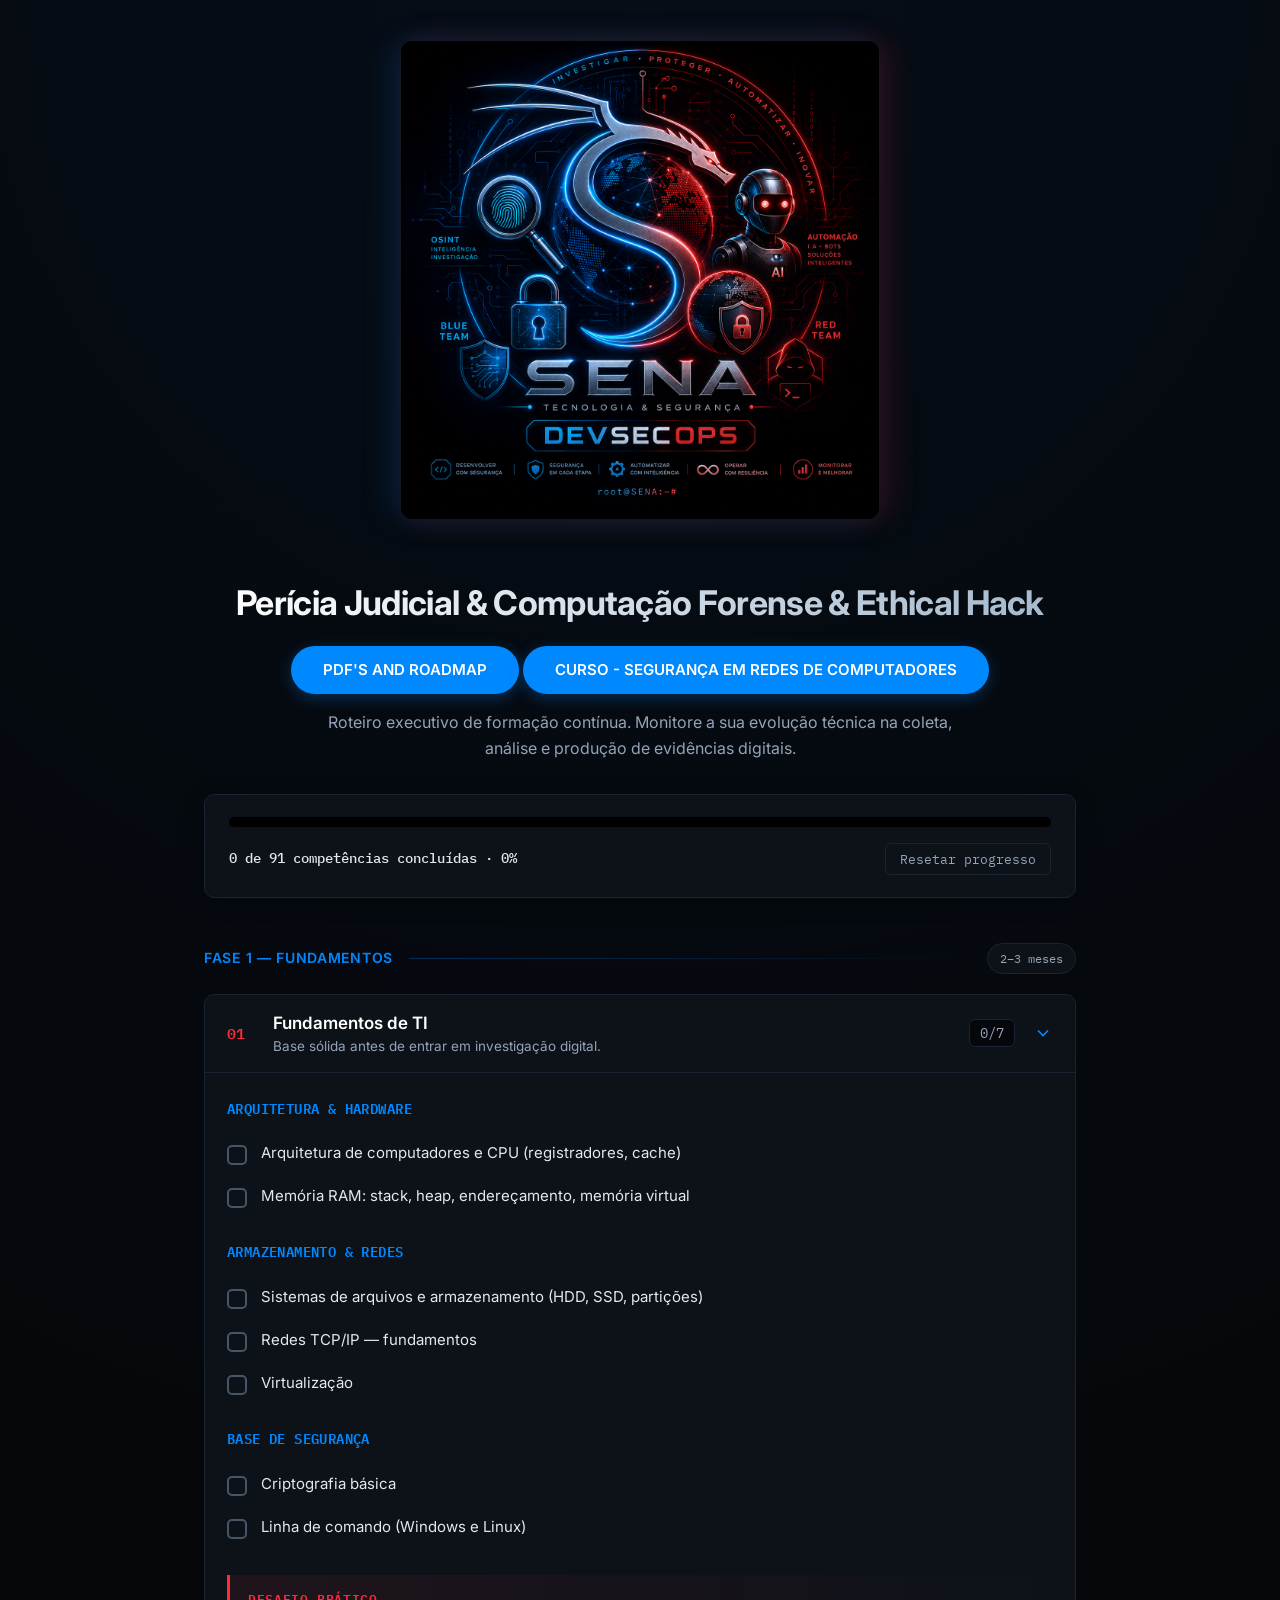
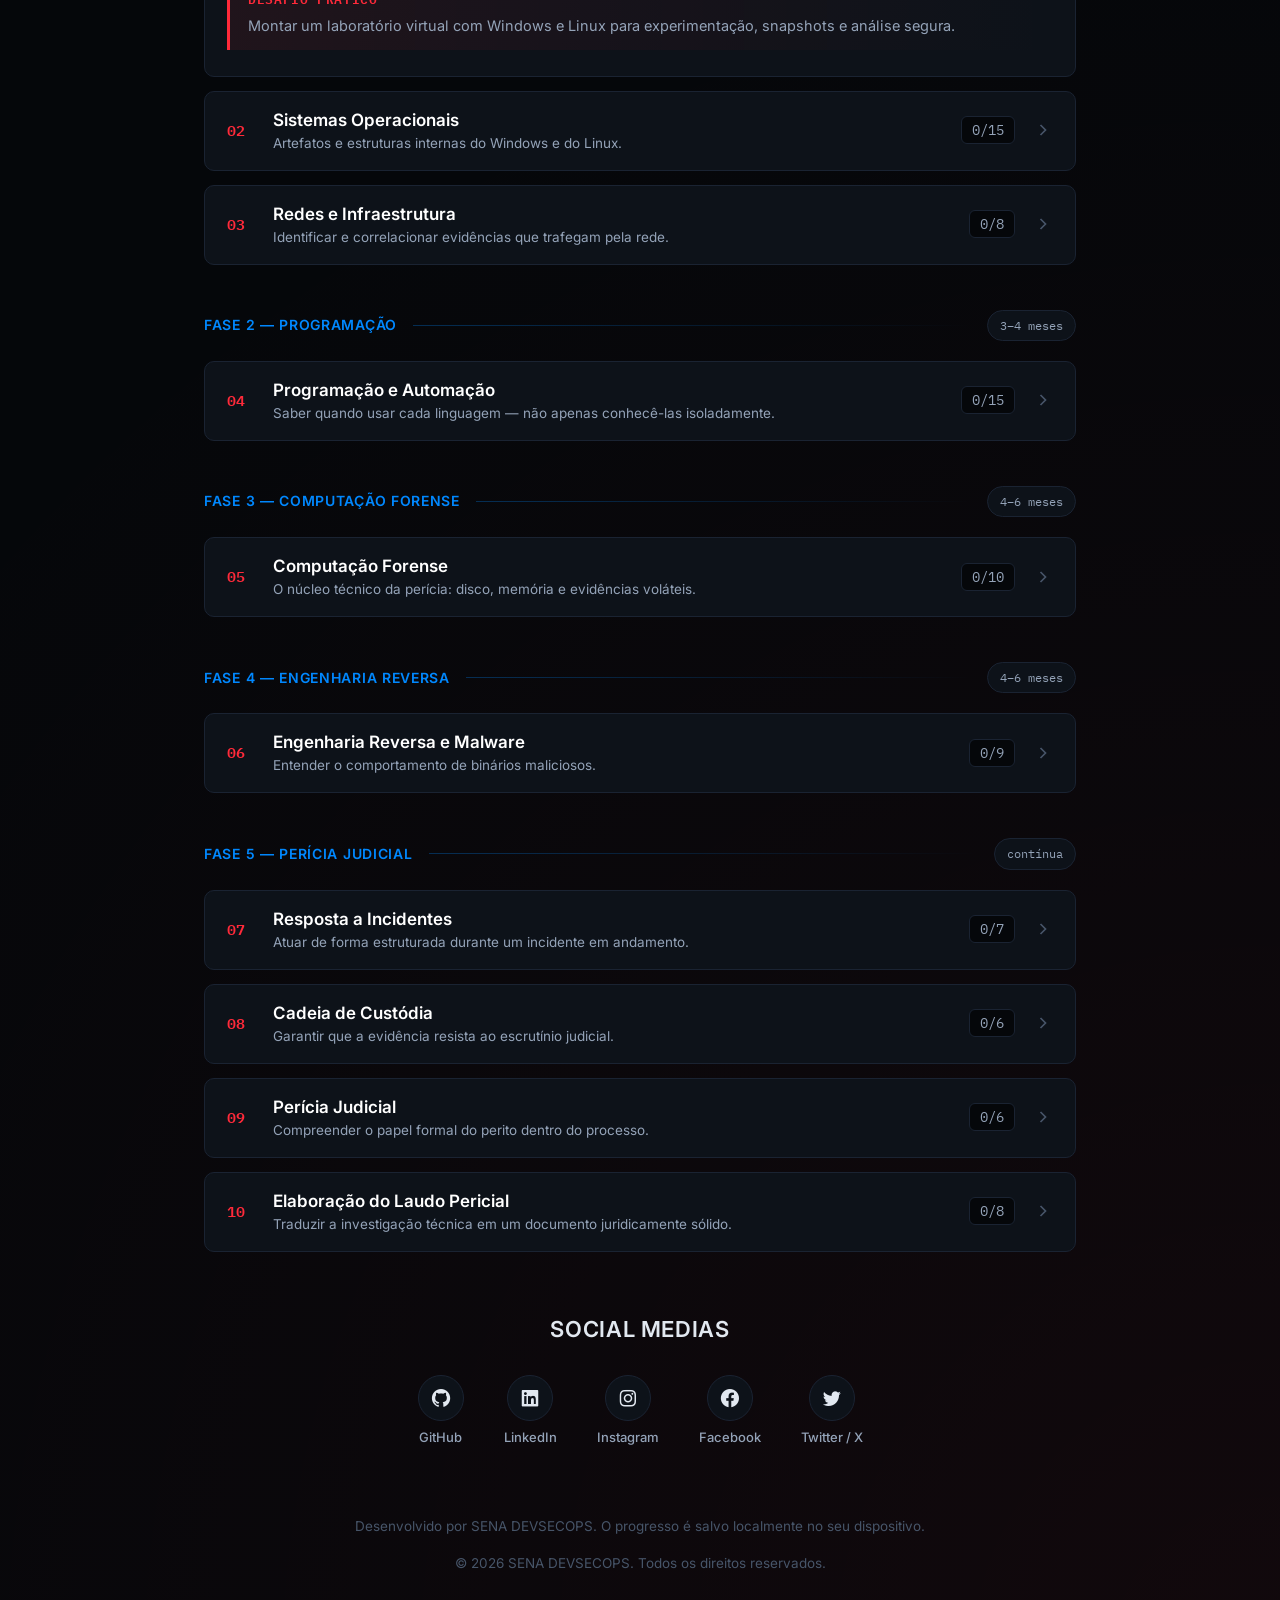
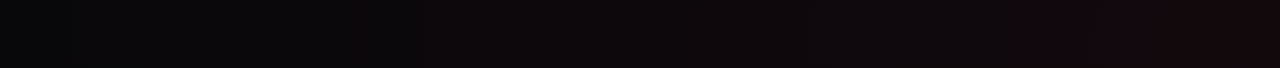
<file: index.html>
<!DOCTYPE html>
<html lang="pt-BR">
<head>
<meta charset="UTF-8">
<meta name="viewport" content="width=device-width, initial-scale=1.0">
<title>Roadmap de Perícia Forense | SENA DevSecOps</title>
<link rel="preconnect" href="https://fonts.googleapis.com">
<link rel="stylesheet" href="https://fonts.googleapis.com/css2?family=IBM+Plex+Mono:wght@400;500;600&family=Inter:wght@400;500;600;700&display=swap">
<!-- Adicionado Boxicons para exibir os ícones sociais -->
<link rel="stylesheet" href="https://unpkg.com/boxicons@2.1.4/css/boxicons.min.css">
<link rel="stylesheet" href="Css/style.css">
</head>
<body>
  <div class="wrap">
    <header class="head">
      <div class="brand-container">
        <img src="./img/IMG/LOGO/1LOGO DEVSECOPS.png" alt="SENA Tecnologia & Segurança" class="brand-logo">
      </div>
      
      <h1>Perícia Judicial &amp; Computação Forense &amp; Ethical Hack</h1>
      
      <a href="https://drive.google.com/drive/folders/1mXJjqccp3h5c9wfTyv0jCUBq4ArH16Bb?usp=drive_link" class="btn" target="_blank" rel="noopener noreferrer">
        PDF'S AND ROADMAP
      </a>

     <a href="https://www.youtube.com/watch?v=4Viqe-6f-wM&list=PLuk2EqaEM-lZFgodturu8VhHRaNaNvgiD" class="btn" target="_blank" rel="noopener noreferrer">
        CURSO - SEGURANÇA EM REDES DE COMPUTADORES 
      </a>

      <p class="lede">Roteiro executivo de formação contínua. Monitore a sua evolução técnica na coleta, análise e produção de evidências digitais.</p>
      
      <div class="progress-block">
        <div class="progress-track"><div class="progress-fill" id="progressFill"></div></div>
        <div class="progress-meta">
          <span id="progressText">carregando…</span>
          <button id="resetBtn" class="reset-btn" type="button" title="Apaga todas as marcações">Resetar progresso</button>
        </div>
      </div>
    </header>

    <main id="modulesRoot"></main>

    <!-- ================ sociais start ================ -->
    <section class="sociais-medias-section" id="social-medias">
      <div class="container">
        <div class="row">
          <div class="section-title">
            <h2 class="sociais-title">Social Medias</h2>
            <div class="logosocias">
              <a href="https://github.com/EngSennk" target="_blank" rel="noopener noreferrer">
                <span><i class="bx bxl-github"></i></span>
                GitHub
              </a>
              <a href="https://www.linkedin.com/in/engenheirosennk13/" target="_blank" rel="noopener noreferrer">
                <span><i class="bx bxl-linkedin-square"></i></span>
                LinkedIn
              </a>
              <a href="https://instagram.com/engdsena" target="_blank" rel="noopener noreferrer">
                <span><i class="bx bxl-instagram"></i></span>
                Instagram
              </a>
              <a href="https://www.facebook.com/profile.php?id=61571375866279" target="_blank" rel="noopener noreferrer">
                <span><i class="bx bxl-facebook-circle"></i></span>
                Facebook
              </a>
              <a href="https://x.com/EngenheiroSennk" target="_blank" rel="noopener noreferrer">
                <span><i class="bx bxl-twitter"></i></span>
                Twitter / X
              </a>
            </div>
          </div>
        </div>
      </div>
    </section>
    <!-- ================ sociais end ================ -->

    <footer class="foot">
      
      <p>Desenvolvido por SENA DEVSECOPS. O progresso é salvo localmente no seu dispositivo.</p>
      <p>&copy; 2026 SENA DEVSECOPS. Todos os direitos reservados.</p>
    </footer>
  </div>

  <script src="js/script.js"></script>
</body>
</html>
</file>
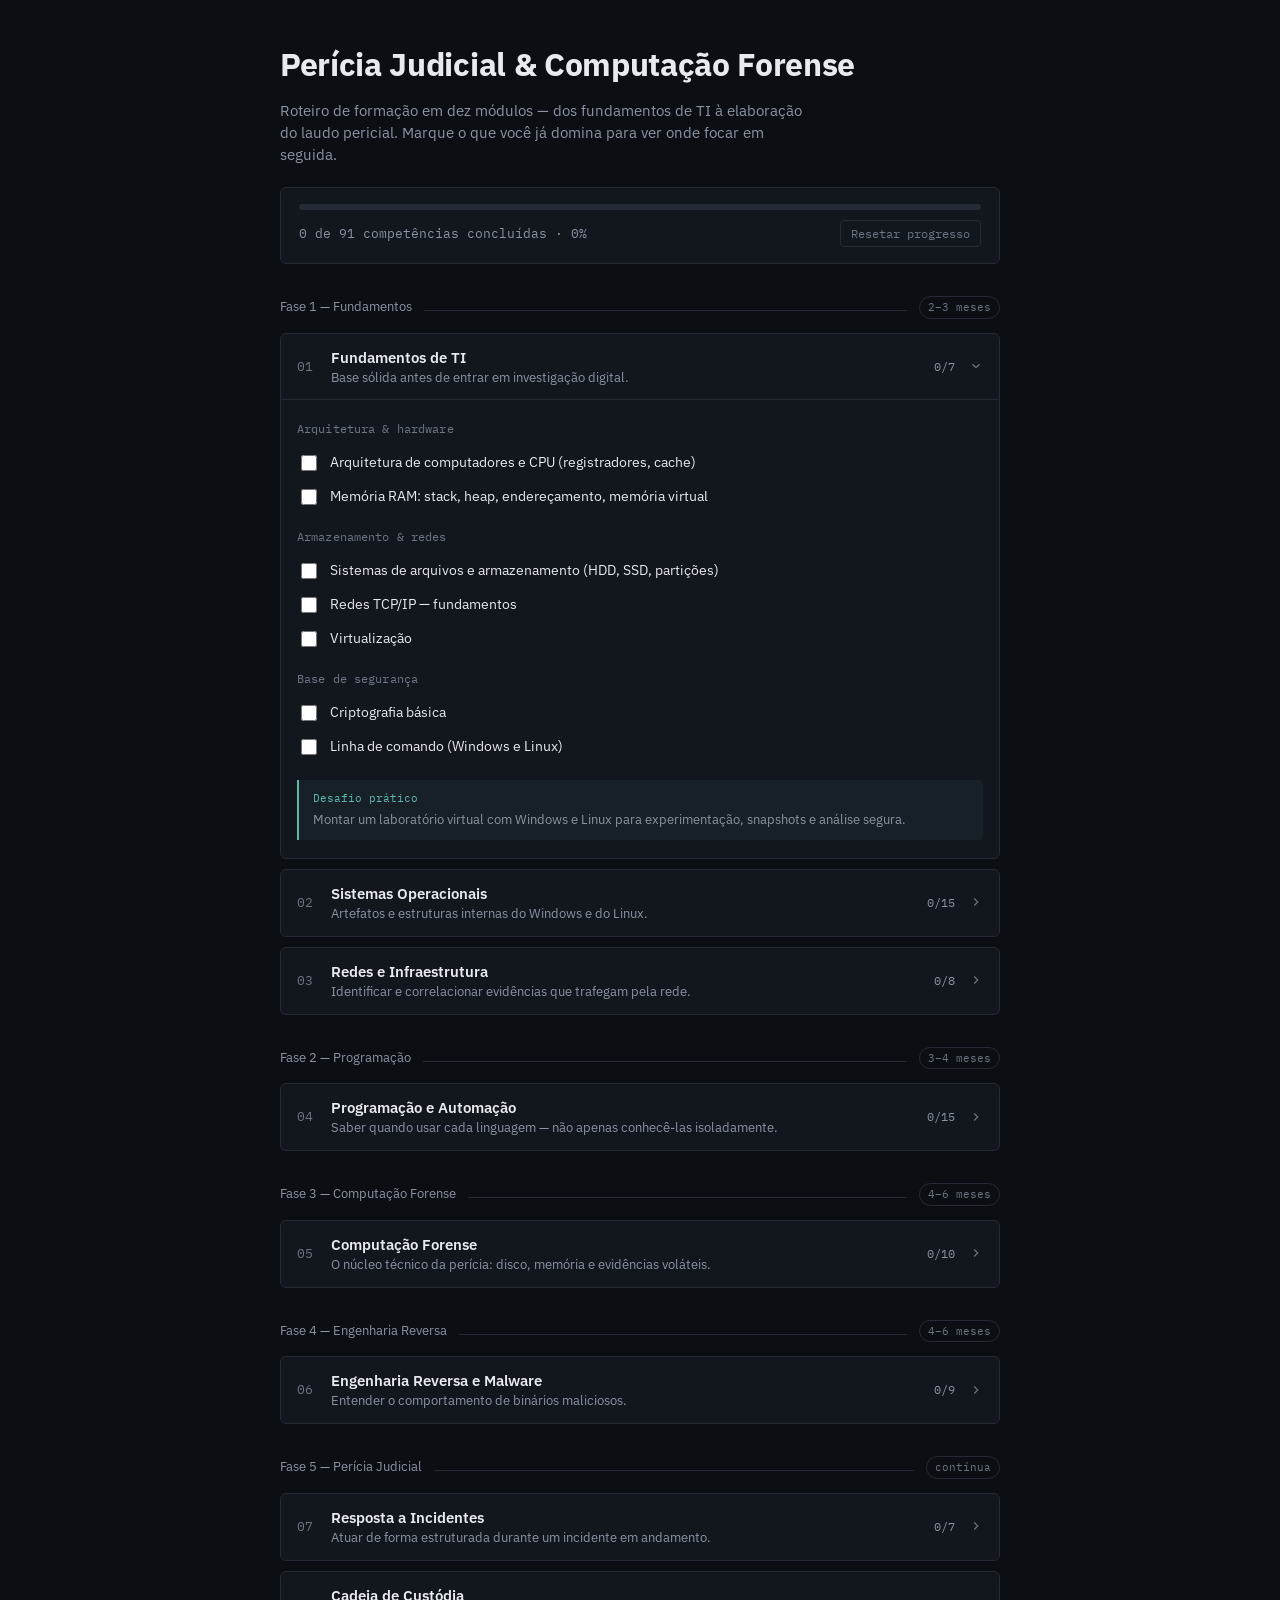
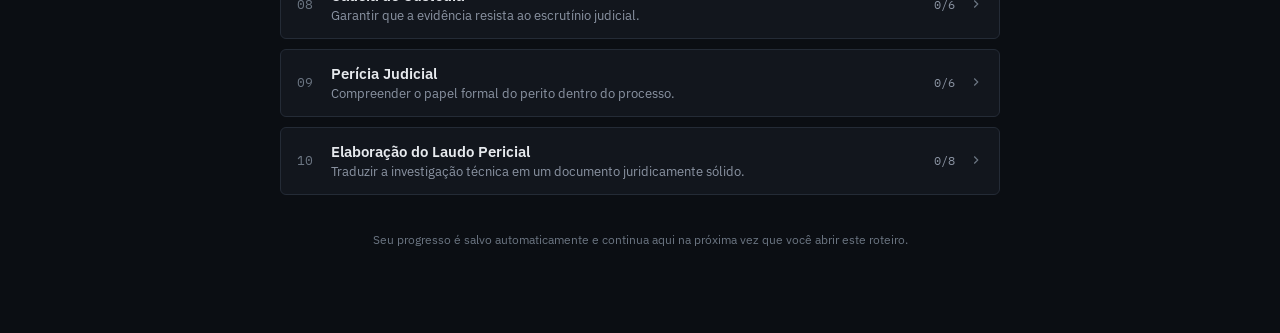
<file: docs/roteiro-pericia-forense.html>
<!DOCTYPE html>
<html lang="pt-BR">
<head>
<meta charset="UTF-8">
<meta name="viewport" content="width=device-width, initial-scale=1.0">
<title>Roteiro — Perícia Judicial &amp; Computação Forense</title>
<link rel="preconnect" href="https://fonts.googleapis.com">
<link rel="stylesheet" href="https://fonts.googleapis.com/css2?family=IBM+Plex+Mono:wght@400;500;600&family=IBM+Plex+Sans:wght@400;500;600;700&display=swap">
<style>
  :root{
    --bg:#0B0E13;
    --bg-elev:#12161D;
    --border:#242B36;
    --text:#E7EAEE;
    --text-dim:#8B94A3;
    --text-faint:#6C7683;
    --amber:#D4A657;
    --teal:#5FB8B0;
    --done:#6FCF97;
    --danger:#C4715F;
    --radius:6px;
  }
  *{box-sizing:border-box;}
  html,body{margin:0;padding:0;}
  body{
    background:var(--bg);
    color:var(--text);
    font-family:'IBM Plex Sans', ui-sans-serif, system-ui, -apple-system, sans-serif;
    line-height:1.5;
    -webkit-font-smoothing:antialiased;
  }
  .wrap{max-width:760px;margin:0 auto;padding:40px 20px 72px;}

  .head{margin-bottom:32px;}
  .head h1{font-size:clamp(24px,5vw,32px);font-weight:700;margin:0 0 12px;letter-spacing:-0.01em;}
  .lede{color:var(--text-dim);font-size:14.5px;max-width:58ch;margin:0 0 22px;}

  .progress-block{border:1px solid var(--border);border-radius:var(--radius);padding:16px 18px;background:var(--bg-elev);}
  .progress-track{height:6px;border-radius:3px;background:var(--border);overflow:hidden;margin-bottom:10px;}
  .progress-fill{height:100%;background:linear-gradient(90deg,var(--amber),var(--teal));width:0%;transition:width .4s ease;}
  .progress-meta{display:flex;align-items:center;justify-content:space-between;gap:12px;flex-wrap:wrap;}
  .progress-meta span{font-family:'IBM Plex Mono',ui-monospace,monospace;font-size:12.5px;color:var(--text-dim);}
  .reset-btn{background:none;border:1px solid var(--border);color:var(--text-faint);font-family:'IBM Plex Mono',monospace;font-size:11.5px;padding:5px 10px;border-radius:4px;cursor:pointer;transition:border-color .15s,color .15s;}
  .reset-btn:hover{border-color:var(--text-dim);color:var(--text-dim);}
  .reset-btn.confirm{border-color:var(--danger);color:var(--danger);}

  .phase-divider{display:flex;align-items:baseline;gap:12px;margin:32px 0 14px;}
  .phase-divider:first-child{margin-top:0;}
  .phase-divider .label{font-size:13px;color:var(--text-dim);white-space:nowrap;}
  .phase-divider .line{flex:1;height:1px;background:var(--border);}
  .phase-divider .duration{font-family:'IBM Plex Mono',monospace;font-size:11px;color:var(--text-faint);border:1px solid var(--border);padding:2px 8px;border-radius:999px;white-space:nowrap;}

  .module{border:1px solid var(--border);border-radius:var(--radius);margin-bottom:10px;overflow:hidden;background:var(--bg-elev);}
  .module-head{display:flex;align-items:center;gap:14px;width:100%;padding:14px 16px;background:none;border:none;color:inherit;text-align:left;cursor:pointer;font-family:inherit;}
  .module-head:focus-visible{outline:2px solid var(--teal);outline-offset:-2px;}
  .module-num{font-family:'IBM Plex Mono',monospace;font-size:13px;color:var(--text-faint);width:20px;flex-shrink:0;}
  .module-titles{flex:1;min-width:0;}
  .module-titles .t{font-weight:600;font-size:15px;}
  .module-titles .o{font-size:12.5px;color:var(--text-dim);margin-top:2px;}
  .module-progress{font-family:'IBM Plex Mono',monospace;font-size:12px;color:var(--text-dim);flex-shrink:0;}
  .module-progress.done{color:var(--done);}
  .chevron{width:14px;height:14px;flex-shrink:0;color:var(--text-faint);transition:transform .2s ease;}
  .module.open .chevron{transform:rotate(90deg);}

  .module-body{max-height:0;overflow:hidden;transition:max-height .25s ease;border-top:1px solid transparent;}
  .module.open .module-body{border-top-color:var(--border);}
  .module-body-inner{padding:6px 16px 18px;}

  .group{margin-top:14px;}
  .group-name{font-size:12px;color:var(--text-faint);margin-bottom:8px;font-family:'IBM Plex Mono',monospace;letter-spacing:0.01em;}
  .item{display:flex;align-items:flex-start;gap:10px;padding:6px 0;cursor:pointer;}
  .item input[type=checkbox]{margin-top:3px;width:16px;height:16px;accent-color:var(--amber);flex-shrink:0;cursor:pointer;}
  .item span{font-size:13.5px;color:var(--text);}
  .item.checked span{color:var(--text-faint);text-decoration:line-through;text-decoration-color:var(--border);}

  .endpoint{margin-top:16px;border-left:2px solid var(--teal);padding:10px 14px;background:rgba(95,184,176,0.06);border-radius:0 4px 4px 0;}
  .endpoint .lbl{font-family:'IBM Plex Mono',monospace;font-size:11px;color:var(--teal);margin-bottom:4px;}
  .endpoint p{margin:0;font-size:13px;color:var(--text-dim);}

  .foot{margin-top:36px;text-align:center;font-size:12px;color:var(--text-faint);}

  @media (max-width:480px){
    .module-titles .o{display:none;}
  }
  @media (prefers-reduced-motion:reduce){
    *{transition:none !important;}
  }
</style>
</head>
<body>
  <div class="wrap">
    <header class="head">
      <h1>Perícia Judicial &amp; Computação Forense</h1>
      <p class="lede">Roteiro de formação em dez módulos — dos fundamentos de TI à elaboração do laudo pericial. Marque o que você já domina para ver onde focar em seguida.</p>
      <div class="progress-block">
        <div class="progress-track"><div class="progress-fill" id="progressFill"></div></div>
        <div class="progress-meta">
          <span id="progressText">carregando…</span>
          <button id="resetBtn" class="reset-btn" type="button" title="Apaga todas as marcações">Resetar progresso</button>
        </div>
      </div>
    </header>

    <main id="modulesRoot"></main>

    <footer class="foot">
      <p>Seu progresso é salvo automaticamente e continua aqui na próxima vez que você abrir este roteiro.</p>
    </footer>
  </div>

<script>
  const PHASES = {
    1: { label: 'Fase 1 — Fundamentos', duration: '2–3 meses' },
    2: { label: 'Fase 2 — Programação', duration: '3–4 meses' },
    3: { label: 'Fase 3 — Computação Forense', duration: '4–6 meses' },
    4: { label: 'Fase 4 — Engenharia Reversa', duration: '4–6 meses' },
    5: { label: 'Fase 5 — Perícia Judicial', duration: 'contínua' }
  };

  const MODULES = [
    {
      id:'m1', num:'01', phase:1, title:'Fundamentos de TI',
      objective:'Base sólida antes de entrar em investigação digital.',
      groups:[
        { name:'Arquitetura & hardware', items:['Arquitetura de computadores e CPU (registradores, cache)','Memória RAM: stack, heap, endereçamento, memória virtual'] },
        { name:'Armazenamento & redes', items:['Sistemas de arquivos e armazenamento (HDD, SSD, partições)','Redes TCP/IP — fundamentos','Virtualização'] },
        { name:'Base de segurança', items:['Criptografia básica','Linha de comando (Windows e Linux)'] }
      ],
      endpoint:'Montar um laboratório virtual com Windows e Linux para experimentação, snapshots e análise segura.'
    },
    {
      id:'m2', num:'02', phase:1, title:'Sistemas Operacionais',
      objective:'Artefatos e estruturas internas do Windows e do Linux.',
      groups:[
        { name:'Windows forensics', items:['Windows Internals (User Mode / Kernel Mode)','Registro do Windows (Registry)','NTFS e Master File Table (MFT)','Prefetch, Amcache e Shimcache','Event Logs (.EVTX)','Serviços e Scheduled Tasks','Windows Defender','PowerShell Logging (Script Block Logging)','LNK Files e Jump Lists'] },
        { name:'Linux forensics', items:['Linux Internals (kernel, processos)','EXT4 / XFS e estrutura de inodes','Diretório /proc','Logs em /var/log e bash_history','Cronjobs e systemd','Logs de SSH'] }
      ],
      endpoint:'Investigar um servidor Linux comprometido e reconstruir cronologicamente a cadeia de eventos.'
    },
    {
      id:'m3', num:'03', phase:1, title:'Redes e Infraestrutura',
      objective:'Identificar e correlacionar evidências que trafegam pela rede.',
      groups:[
        { name:'Fundamentos', items:['TCP/IP, DNS, HTTP/HTTPS','DHCP e SMTP','VPN, Firewall, Proxy, NAT'] },
        { name:'Investigação de rede', items:['Análise de PCAP','Firewall, proxy e DNS logs','NetFlow e IDS/IPS'] },
        { name:'Ferramentas', items:['Wireshark e tcpdump','Zeek e Suricata'] }
      ],
      endpoint:'Identificar comunicação suspeita, movimentação lateral e conexões com infraestrutura externa.'
    },
    {
      id:'m4', num:'04', phase:2, title:'Programação e Automação',
      objective:'Saber quando usar cada linguagem — não apenas conhecê-las isoladamente.',
      groups:[
        { name:'Bash (Linux)', items:['grep, awk, sed, find, strings','journalctl, ps, netstat, ss, lsof','Automação de coleta de evidências'] },
        { name:'PowerShell (Windows)', items:['WMI / CIM','Script Block Logging (Event ID 4104)','Desofuscação de comandos em Base64'] },
        { name:'C', items:['Acesso direto à memória e structs binárias','malloc/free e gerenciamento manual','Syscalls e chamadas WinAPI'] },
        { name:'C++', items:['Classes, herança e STL','Engenharia reversa de malware complexo','Análise de VTABLE e objetos injetados'] },
        { name:'Go (Golang)', items:['Compilação estática (binário único)','Goroutines e concorrência massiva','Parsers de rede (.pcap)'] }
      ],
      endpoint:'Desenvolver uma ferramenta de triagem capaz de analisar milhares de arquivos e logs simultaneamente.'
    },
    {
      id:'m5', num:'05', phase:3, title:'Computação Forense',
      objective:'O núcleo técnico da perícia: disco, memória e evidências voláteis.',
      groups:[
        { name:'Aquisição de evidências', items:['Disk image (bit-a-bit) com hash de validação','Memory dump','Network capture','Mobile e cloud evidence'] },
        { name:'Sistemas de arquivos', items:['FAT, NTFS, ReFS (Windows)','EXT4, XFS, BTRFS (Linux)','Journaling, metadata e file carving'] },
        { name:'Memory forensics', items:['Identificar processos ocultos e DLL injection','Mapear conexões de rede ativas na memória','Reconhecer malware sem arquivo (fileless)'] }
      ],
      endpoint:'Reconstruir a linha do tempo completa de um incidente a partir de imagem de disco e dump de memória.'
    },
    {
      id:'m6', num:'06', phase:4, title:'Engenharia Reversa e Malware',
      objective:'Entender o comportamento de binários maliciosos.',
      groups:[
        { name:'Fluxo de análise', items:['Hash → análise estática → análise dinâmica','Disassembly e decompilação','Extração de indicadores de comprometimento (IOCs)'] },
        { name:'Conhecimentos', items:['Assembly x86/x64','PE Format e ELF Format','Debugging e técnicas de ofuscação'] },
        { name:'Ferramentas', items:['Ghidra e IDA','x64dbg e WinDbg','Radare2 / Cutter'] }
      ],
      endpoint:'Descompilar um executável malicioso, identificar chamadas suspeitas e documentar o comportamento.'
    },
    {
      id:'m7', num:'07', phase:5, title:'Resposta a Incidentes',
      objective:'Atuar de forma estruturada durante um incidente em andamento.',
      groups:[
        { name:'As sete fases', items:['Preparação (ferramentas, playbooks)','Identificação (alertas, logs, indicadores)','Contenção (isolamento, segmentação)','Preservação (RAM, logs, disco, rede)','Erradicação da ameaça','Recuperação e monitoramento','Lições aprendidas'] }
      ],
      endpoint:null
    },
    {
      id:'m8', num:'08', phase:5, title:'Cadeia de Custódia',
      objective:'Garantir que a evidência resista ao escrutínio judicial.',
      groups:[
        { name:'Etapas', items:['Coleta → identificação → preservação','Lacração → transporte → armazenamento','Exame → documentação → apresentação'] },
        { name:'Elementos críticos', items:['Integridade e rastreabilidade','Hashes e controle de acesso','Registro de toda manipulação'] }
      ],
      endpoint:null
    },
    {
      id:'m9', num:'09', phase:5, title:'Perícia Judicial',
      objective:'Compreender o papel formal do perito dentro do processo.',
      groups:[
        { name:'Papéis e diferenciação', items:['Perito judicial (auxiliar técnico do juízo)','Assistente técnico (atua para uma das partes)','Diferença frente a analista forense e incident responder'] },
        { name:'Competências do perito', items:['Imparcialidade e metodologia','Rigor técnico e documentação','Comunicação clara e reprodutibilidade'] }
      ],
      endpoint:null
    },
    {
      id:'m10', num:'10', phase:5, title:'Elaboração do Laudo Pericial',
      objective:'Traduzir a investigação técnica em um documento juridicamente sólido.',
      groups:[
        { name:'Estrutura do laudo', items:['Identificação (processo, partes, objeto)','Objetivo — quesitos a responder','Metodologia (ferramentas e procedimentos)','Material analisado','Preservação (hashes e cadeia de custódia)','Análise (artefatos e linha do tempo)','Achados e correlações','Conclusão objetiva aos quesitos'] }
      ],
      endpoint:null
    }
  ];

  const STORAGE_KEY = 'forense-roadmap-progress-v1';
  let checked = new Set();
  let openModules = new Set();

  function itemId(moduleId, gi, ii){ return moduleId + '-g' + gi + '-i' + ii; }

  function countTotals(){
    let total = 0;
    MODULES.forEach(m => m.groups.forEach(g => total += g.items.length));
    return total;
  }

  function countModuleTotals(m){
    let total = 0, done = 0;
    m.groups.forEach((g, gi) => g.items.forEach((it, ii) => {
      total++;
      if (checked.has(itemId(m.id, gi, ii))) done++;
    }));
    return { total, done };
  }

  async function loadProgress(){
    try{
      const res = await window.storage.get(STORAGE_KEY, false);
      if (res && res.value){
        const parsed = JSON.parse(res.value);
        if (Array.isArray(parsed.checkedIds)) checked = new Set(parsed.checkedIds);
      }
    }catch(e){
      // ainda não existe progresso salvo — segue com tudo desmarcado
    }
  }

  async function saveProgress(){
    try{
      await window.storage.set(STORAGE_KEY, JSON.stringify({ checkedIds: Array.from(checked) }), false);
    }catch(e){
      console.error('Falha ao salvar progresso', e);
    }
  }

  function applyOpenHeights(){
    requestAnimationFrame(() => {
      document.querySelectorAll('.module').forEach(el => {
        const body = el.querySelector('.module-body');
        if (openModules.has(el.dataset.id)){
          body.style.maxHeight = body.scrollHeight + 'px';
        } else {
          body.style.maxHeight = '0px';
        }
      });
    });
  }

  function renderModule(m){
    const { total, done } = countModuleTotals(m);
    const wrap = document.createElement('div');
    wrap.className = 'module' + (openModules.has(m.id) ? ' open' : '');
    wrap.dataset.id = m.id;

    const head = document.createElement('button');
    head.type = 'button';
    head.className = 'module-head';
    head.setAttribute('aria-expanded', openModules.has(m.id) ? 'true' : 'false');
    head.innerHTML =
      '<span class="module-num">' + m.num + '</span>' +
      '<span class="module-titles"><div class="t">' + m.title + '</div><div class="o">' + m.objective + '</div></span>' +
      '<span class="module-progress' + (done === total ? ' done' : '') + '">' + done + '/' + total + '</span>' +
      '<svg class="chevron" viewBox="0 0 24 24" fill="none" stroke="currentColor" stroke-width="2"><path d="M9 6l6 6-6 6"/></svg>';
    head.addEventListener('click', () => toggleModule(m.id));

    const body = document.createElement('div');
    body.className = 'module-body';
    const inner = document.createElement('div');
    inner.className = 'module-body-inner';

    m.groups.forEach((g, gi) => {
      const gDiv = document.createElement('div');
      gDiv.className = 'group';
      if (g.name){
        const gName = document.createElement('div');
        gName.className = 'group-name';
        gName.textContent = g.name;
        gDiv.appendChild(gName);
      }
      g.items.forEach((text, ii) => {
        const id = itemId(m.id, gi, ii);
        const row = document.createElement('label');
        row.className = 'item' + (checked.has(id) ? ' checked' : '');
        row.innerHTML = '<input type="checkbox" ' + (checked.has(id) ? 'checked' : '') + ' data-id="' + id + '" data-module="' + m.id + '"><span>' + text + '</span>';
        gDiv.appendChild(row);
      });
      inner.appendChild(gDiv);
    });

    if (m.endpoint){
      const ep = document.createElement('div');
      ep.className = 'endpoint';
      ep.innerHTML = '<div class="lbl">Desafio prático</div><p>' + m.endpoint + '</p>';
      inner.appendChild(ep);
    }

    body.appendChild(inner);
    wrap.appendChild(head);
    wrap.appendChild(body);
    return wrap;
  }

  function render(){
    const root = document.getElementById('modulesRoot');
    root.innerHTML = '';
    let lastPhase = null;
    MODULES.forEach(m => {
      if (m.phase !== lastPhase){
        lastPhase = m.phase;
        const ph = PHASES[m.phase];
        const div = document.createElement('div');
        div.className = 'phase-divider';
        div.innerHTML = '<span class="label">' + ph.label + '</span><span class="line"></span><span class="duration">' + ph.duration + '</span>';
        root.appendChild(div);
      }
      root.appendChild(renderModule(m));
    });
    updateOverallProgress();
    applyOpenHeights();
  }

  function toggleModule(id){
    if (openModules.has(id)) openModules.delete(id); else openModules.add(id);
    render();
  }

  function updateModuleBadge(moduleId){
    const m = MODULES.find(x => x.id === moduleId);
    const { total, done } = countModuleTotals(m);
    const el = document.querySelector('.module[data-id="' + moduleId + '"] .module-progress');
    if (el){
      el.textContent = done + '/' + total;
      el.classList.toggle('done', done === total);
    }
  }

  function updateOverallProgress(){
    const total = countTotals();
    const done = checked.size;
    const pct = total ? Math.round((done / total) * 100) : 0;
    document.getElementById('progressFill').style.width = pct + '%';
    document.getElementById('progressText').textContent = done + ' de ' + total + ' competências concluídas · ' + pct + '%';
  }

  function onCheckboxChange(e){
    const id = e.target.dataset.id;
    const moduleId = e.target.dataset.module;
    if (e.target.checked) checked.add(id); else checked.delete(id);
    const row = e.target.closest('.item');
    row.classList.toggle('checked', e.target.checked);
    updateModuleBadge(moduleId);
    updateOverallProgress();
    saveProgress();
  }

  let resetArmed = false;
  let resetTimeout;
  document.getElementById('resetBtn').addEventListener('click', () => {
    const btn = document.getElementById('resetBtn');
    if (!resetArmed){
      resetArmed = true;
      btn.textContent = 'Confirmar reset?';
      btn.classList.add('confirm');
      resetTimeout = setTimeout(() => {
        resetArmed = false;
        btn.textContent = 'Resetar progresso';
        btn.classList.remove('confirm');
      }, 3000);
    } else {
      clearTimeout(resetTimeout);
      checked.clear();
      resetArmed = false;
      btn.textContent = 'Resetar progresso';
      btn.classList.remove('confirm');
      render();
      saveProgress();
    }
  });

  document.getElementById('modulesRoot').addEventListener('change', (e) => {
    if (e.target.matches('input[type=checkbox]')) onCheckboxChange(e);
  });

  (async function init(){
    await loadProgress();
    openModules.add(MODULES[0].id);
    render();
  })();
</script>
</body>
</html>
</file>
<file: Css/style.css>
:root {
  /* Paleta baseada na Logo SENA DEVSECOPS */
  --bg: #05070a; /* Fundo hiper escuro */
  --bg-elev: #0d1219; /* Fundo dos cards */
  --border: #1a2332;
  --text: #e2e8f0;
  --text-dim: #94a3b8;
  --text-faint: #475569;
   
  /* Cores da Identidade Visual (Blue Team / Red Team) */
  --neon-blue: #0088ff;
  --neon-cyan: #00f0ff;
  --neon-red: #ff2a3a;
  --neon-orange: #ff5e00;
  
  --done: var(--neon-cyan);
  --danger: var(--neon-red);
  --radius: 10px;
}

* { box-sizing: border-box; }
html, body { margin: 0; padding: 0; overflow-x: hidden; }

body {
  background: var(--bg);
  background-image: radial-gradient(circle at top center, rgba(0, 136, 255, 0.05), transparent 50%),
                    radial-gradient(circle at bottom right, rgba(255, 42, 58, 0.05), transparent 50%);
  color: var(--text);
  font-family: 'Inter', ui-sans-serif, system-ui, sans-serif;
  line-height: 1.6;
  -webkit-font-smoothing: antialiased;
  min-height: 100vh;
}

/* Largura equilibrada para dar espaço sem poluir */
.wrap { max-width: 920px; margin: 0 auto; padding: 40px 24px 80px; width: 100%; }

/* Cabeçalho e Identidade Visual */
.head { margin-bottom: 45px; text-align: center; }

.btn {
    font-size: 15px;
    font-weight: 600;
    padding: 12px 32px;
    color: #ffffff;
    border-radius: 40px;
    display: inline-block;
    white-space: nowrap;
    border: none;
    background: var(--neon-blue);
    text-decoration: none;
    transition: all 0.3s ease;
    box-shadow: 0 4px 15px rgba(0, 136, 255, 0.3);
}

.btn:hover {
    transform: scale(1.05);
    background: var(--neon-cyan);
    color: #05070a;
}

.brand-container {
  display: flex;
  flex-direction: column;
  align-items: center;
  margin-bottom: 32px;
  width: 100%;
}

.brand-logo {
  width: 100%;
  max-width: 480px;
  height: auto;
  border-radius: 12px;
  box-shadow: -10px 0 30px rgba(0, 136, 255, 0.15), 10px 0 30px rgba(255, 42, 58, 0.15);
  border: 1px solid rgba(255,255,255,0.05);
  margin-bottom: 24px;
  object-fit: contain;
}

/* Seção de Redes Sociais */
.sociais-medias-section {
    margin-top: 60px;
    width: 100%;
}

.sociais-title {
    color: var(--text);
    text-align: center;
    font-size: 22px;
    margin-bottom: 20px;
    font-weight: 600;
    letter-spacing: 0.03em;
    text-transform: uppercase;
}

.logosocias {
    display: flex;
    flex-wrap: wrap;
    justify-content: center;
    gap: 16px;
    margin-top: 20px;
}

.logosocias a {
    display: flex;
    flex-direction: column;
    align-items: center;
    color: var(--text-dim);
    font-size: 13px;
    font-weight: 500;
    text-decoration: none;
    transition: all 0.3s ease;
    padding: 8px 12px;
    border-radius: 8px;
}

.logosocias a:hover {
    color: var(--neon-cyan);
    transform: translateY(-3px);
}

.logosocias a span {
    display: flex;
    justify-content: center;
    align-items: center;
    height: 46px;
    width: 46px;
    background-color: var(--bg-elev);
    border: 1px solid var(--border);
    border-radius: 50%;
    margin-bottom: 6px;
    color: var(--text);
    transition: all 0.3s ease;
}

.logosocias a:hover span {
    background-color: var(--neon-cyan);
    color: #05070a;
    border-color: var(--neon-cyan);
    box-shadow: 0 0 12px rgba(0, 240, 255, 0.4);
}

.bx {
    font-size: 22px;
}

/* Terminal & Títulos */
.terminal-header, .foot-terminal {
  font-family: 'IBM Plex Mono', monospace;
  font-size: 13.5px;
  background: rgba(0,0,0,0.4);
  padding: 8px 16px;
  border-radius: 6px;
  border: 1px solid var(--border);
  display: inline-block;
}

.prompt { color: var(--neon-blue); font-weight: 600; }
.command { color: var(--text-dim); }

.head h1 {
  font-size: clamp(24px, 4vw, 34px);
  font-weight: 700;
  margin: 16px 0 16px;
  letter-spacing: -0.02em;
  background: linear-gradient(90deg, #fff, #a3b8cc);
  -webkit-background-clip: text;
  -webkit-text-fill-color: transparent;
}

.lede {
  color: var(--text-dim);
  font-size: 16px;
  max-width: 65ch;
  margin: 16px auto 32px;
}

/* Bloco de Progresso Reformulado (Tamanho Equilibrado) */
.progress-block {
  border: 1px solid var(--border);
  border-radius: var(--radius);
  padding: 22px 24px;
  background: var(--bg-elev);
  text-align: left;
  box-shadow: 0 4px 20px rgba(0,0,0,0.25);
}

.progress-track {
  height: 10px;
  border-radius: 5px;
  background: #000;
  overflow: hidden;
  margin-bottom: 16px;
  box-shadow: inset 0 1px 3px rgba(0,0,0,0.6);
}

.progress-fill {
  height: 100%;
  background: linear-gradient(90deg, var(--neon-blue), var(--neon-cyan), var(--neon-orange), var(--neon-red));
  width: 0%;
  transition: width 0.5s cubic-bezier(0.4, 0, 0.2, 1);
  box-shadow: 0 0 12px rgba(0, 240, 255, 0.5);
}

.progress-meta { display: flex; align-items: center; justify-content: space-between; gap: 12px; flex-wrap: wrap; }
.progress-meta span { font-family: 'IBM Plex Mono', monospace; font-size: 14px; color: var(--text); font-weight: 500; }

.reset-btn {
  background: transparent;
  border: 1px solid var(--border);
  color: var(--text-dim);
  font-family: 'IBM Plex Mono', monospace;
  font-size: 12.5px;
  padding: 7px 14px;
  border-radius: 6px;
  cursor: pointer;
  transition: all 0.2s ease;
}
.reset-btn:hover { border-color: var(--danger); color: var(--danger); background: rgba(255, 42, 58, 0.08); }
.reset-btn.confirm { border-color: var(--danger); color: #fff; background: var(--danger); box-shadow: 0 0 10px rgba(255, 42, 58, 0.4); }

/* Divisores de Fase */
.phase-divider { display: flex; align-items: center; gap: 16px; margin: 45px 0 20px; text-align: left; flex-wrap: wrap; }
.phase-divider:first-child { margin-top: 10px; }
.phase-divider .label { font-size: 14px; font-weight: 600; color: var(--neon-blue); white-space: nowrap; text-transform: uppercase; letter-spacing: 0.05em; }
.phase-divider .line { flex: 1; height: 1px; background: linear-gradient(90deg, var(--neon-blue) 0%, transparent 100%); opacity: 0.3; min-width: 50px; }
.phase-divider .duration { font-family: 'IBM Plex Mono', monospace; font-size: 12px; color: var(--text-dim); background: var(--bg-elev); border: 1px solid var(--border); padding: 5px 12px; border-radius: 999px; white-space: nowrap; }

/* Módulos do Checklist (Tamanho e espaçamento corrigidos) */
.module {
  border: 1px solid var(--border);
  border-radius: var(--radius);
  margin-bottom: 14px;
  overflow: hidden;
  background: var(--bg-elev);
  text-align: left;
  transition: border-color 0.3s ease, box-shadow 0.3s ease;
}
.module:hover { border-color: #2a384e; box-shadow: 0 4px 15px rgba(0,0,0,0.2); }

.module-head { display: flex; align-items: center; gap: 18px; width: 100%; padding: 18px 22px; background: none; border: none; color: inherit; text-align: left; cursor: pointer; font-family: inherit; }
.module-head:focus-visible { outline: 2px solid var(--neon-blue); outline-offset: -2px; }

.module-num { font-family: 'IBM Plex Mono', monospace; font-size: 15px; color: var(--neon-red); font-weight: 600; width: 28px; flex-shrink: 0; }
.module-titles { flex: 1; min-width: 0; }
.module-titles .t { font-weight: 600; font-size: 17px; word-break: break-word; color: #fff; }
.module-titles .o { font-size: 13.5px; color: var(--text-dim); margin-top: 5px; word-break: break-word; }
.module-progress { font-family: 'IBM Plex Mono', monospace; font-size: 13.5px; color: var(--text-dim); flex-shrink: 0; background: var(--bg); padding: 4px 10px; border-radius: 6px; border: 1px solid var(--border); }
.module-progress.done { color: #000; background: var(--done); border-color: var(--done); box-shadow: 0 0 10px rgba(0, 240, 255, 0.4); font-weight: 700; }

.chevron { width: 20px; height: 20px; flex-shrink: 0; color: var(--text-faint); transition: transform 0.3s ease; }
.module.open .chevron { transform: rotate(90deg); color: var(--neon-blue); }

.module-body { max-height: 0; overflow: hidden; transition: max-height 0.35s cubic-bezier(0.4, 0, 0.2, 1); border-top: 1px solid transparent; }
.module.open .module-body { border-top-color: var(--border); }
.module-body-inner { padding: 14px 22px 26px; }

/* Grupos e Itens do Checklist */
.group { margin-top: 22px; }
.group:first-child { margin-top: 10px; }
.group-name { font-size: 13.5px; color: var(--neon-blue); margin-bottom: 14px; font-family: 'IBM Plex Mono', monospace; letter-spacing: 0.03em; text-transform: uppercase; font-weight: 600; }

.item { display: flex; align-items: flex-start; gap: 14px; padding: 10px 14px; cursor: pointer; border-radius: 8px; transition: background 0.2s ease; margin-left: -14px; margin-right: -14px; }
.item:hover { background: rgba(255,255,255,0.03); }

/* Custom Checkbox dimensionado adequadamente */
.item input[type=checkbox] {
  appearance: none;
  background-color: transparent;
  margin: 3px 0 0 0;
  font: inherit;
  color: var(--text-faint);
  width: 20px;
  height: 20px;
  border: 2px solid var(--text-faint);
  border-radius: 5px;
  display: grid;
  place-content: center;
  cursor: pointer;
  flex-shrink: 0;
  transition: all 0.2s;
}
.item input[type=checkbox]::before {
  content: "";
  width: 11px;
  height: 11px;
  transform: scale(0);
  transition: 120ms transform ease-in-out;
  box-shadow: inset 1em 1em var(--bg-elev);
  background-color: var(--bg-elev);
  transform-origin: center;
  clip-path: polygon(14% 44%, 0 65%, 50% 100%, 100% 16%, 80% 0%, 43% 62%);
}
.item input[type=checkbox]:checked {
  background-color: var(--neon-cyan);
  border-color: var(--neon-cyan);
  box-shadow: 0 0 10px rgba(0, 240, 255, 0.45);
}
.item input[type=checkbox]:checked::before { transform: scale(1); }

.item span { font-size: 15px; color: var(--text); line-height: 1.5; transition: color 0.2s; word-break: break-word; }
.item.checked span { color: var(--text-faint); text-decoration: line-through; text-decoration-color: var(--border); }

/* Endpoint / Desafio Prático */
.endpoint { margin-top: 26px; border-left: 3px solid var(--neon-red); padding: 14px 18px; background: linear-gradient(90deg, rgba(255, 42, 58, 0.08) 0%, transparent 100%); border-radius: 0 8px 8px 0; }
.endpoint .lbl { font-family: 'IBM Plex Mono', monospace; font-size: 12.5px; color: var(--neon-red); margin-bottom: 6px; text-transform: uppercase; letter-spacing: 0.05em; font-weight: 600; }
.endpoint p { margin: 0; font-size: 14.5px; color: var(--text-dim); word-break: break-word; line-height: 1.5; }

/* Rodapé */
.foot { margin-top: 60px; text-align: center; font-size: 13.5px; color: var(--text-faint); }
.foot p { margin-top: 16px; }

@media (max-width: 600px) {
  .wrap { padding: 20px 14px 50px; }
  .module-titles .o { display: none; }
  .head h1 { font-size: 22px; }
  .module-head { padding: 14px 16px; }
}

@media (prefers-reduced-motion: reduce) {
  * { transition: none !important; }
}
</file>
